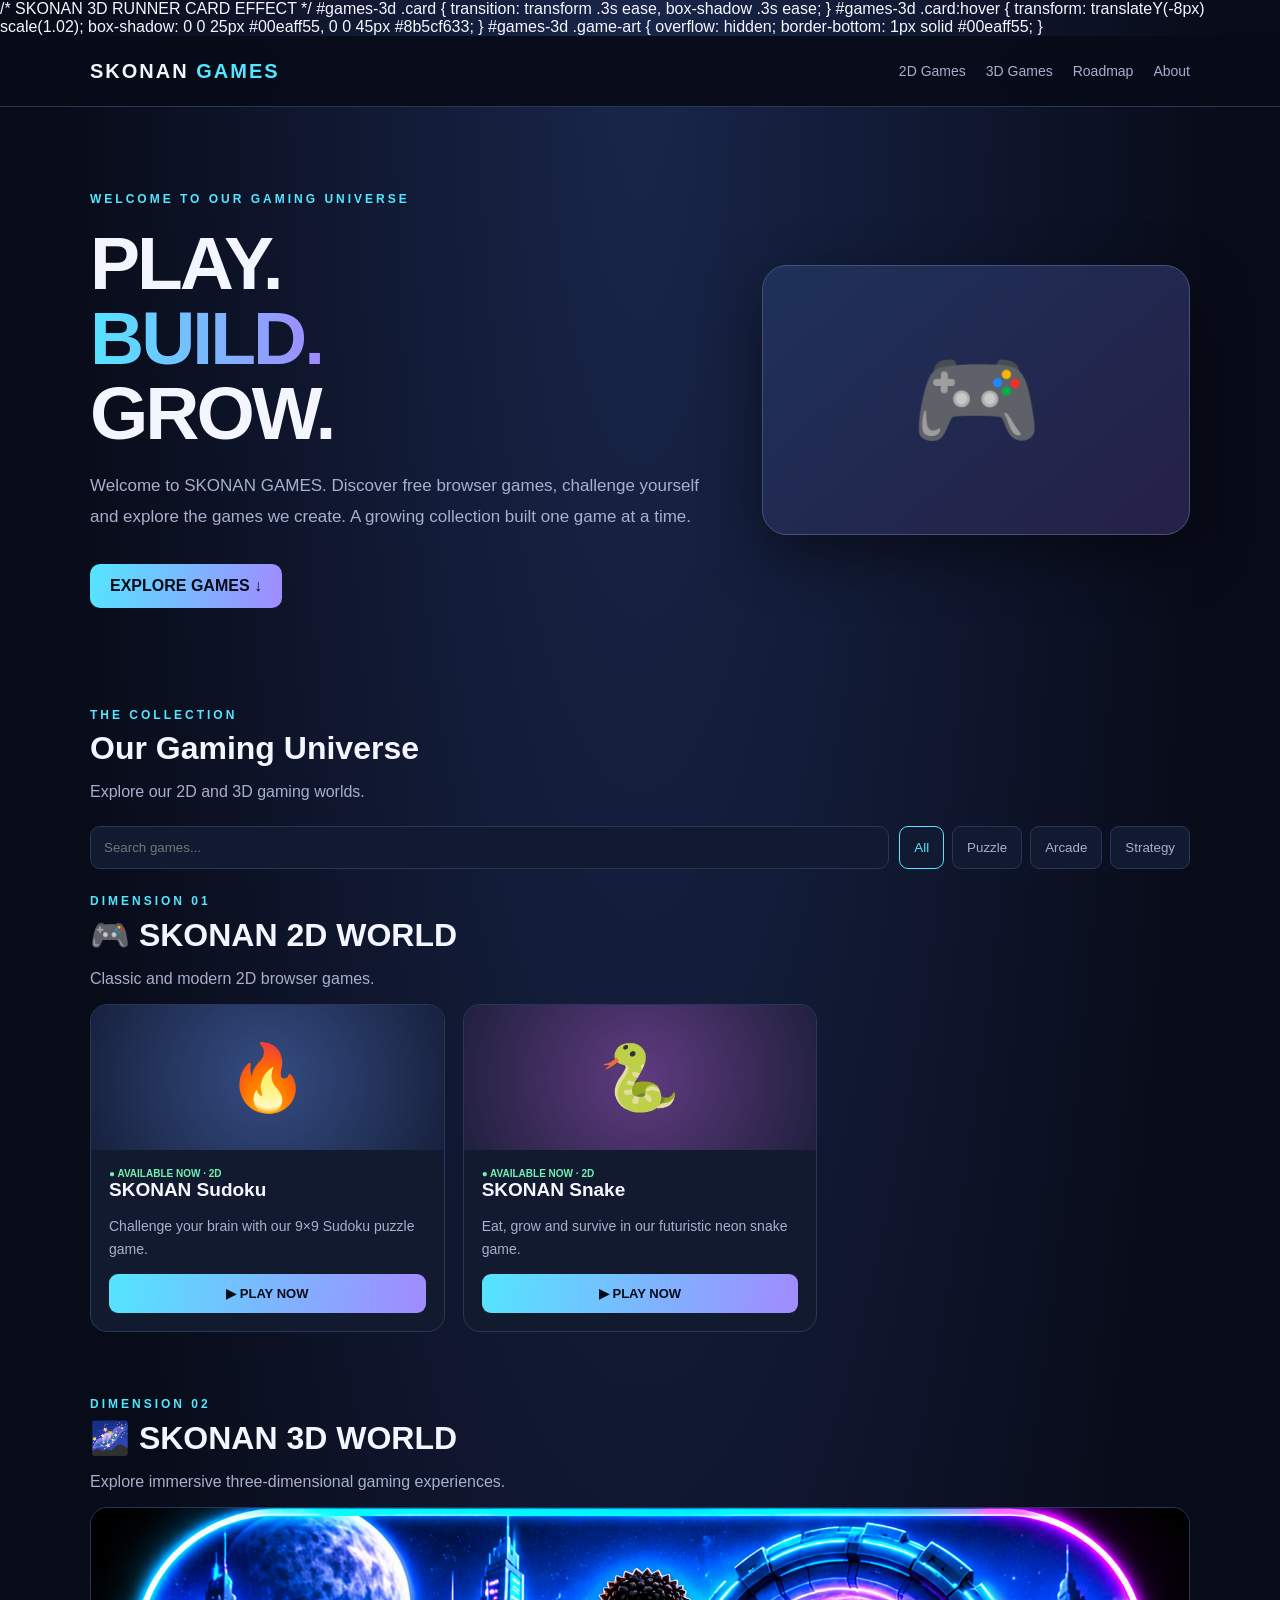
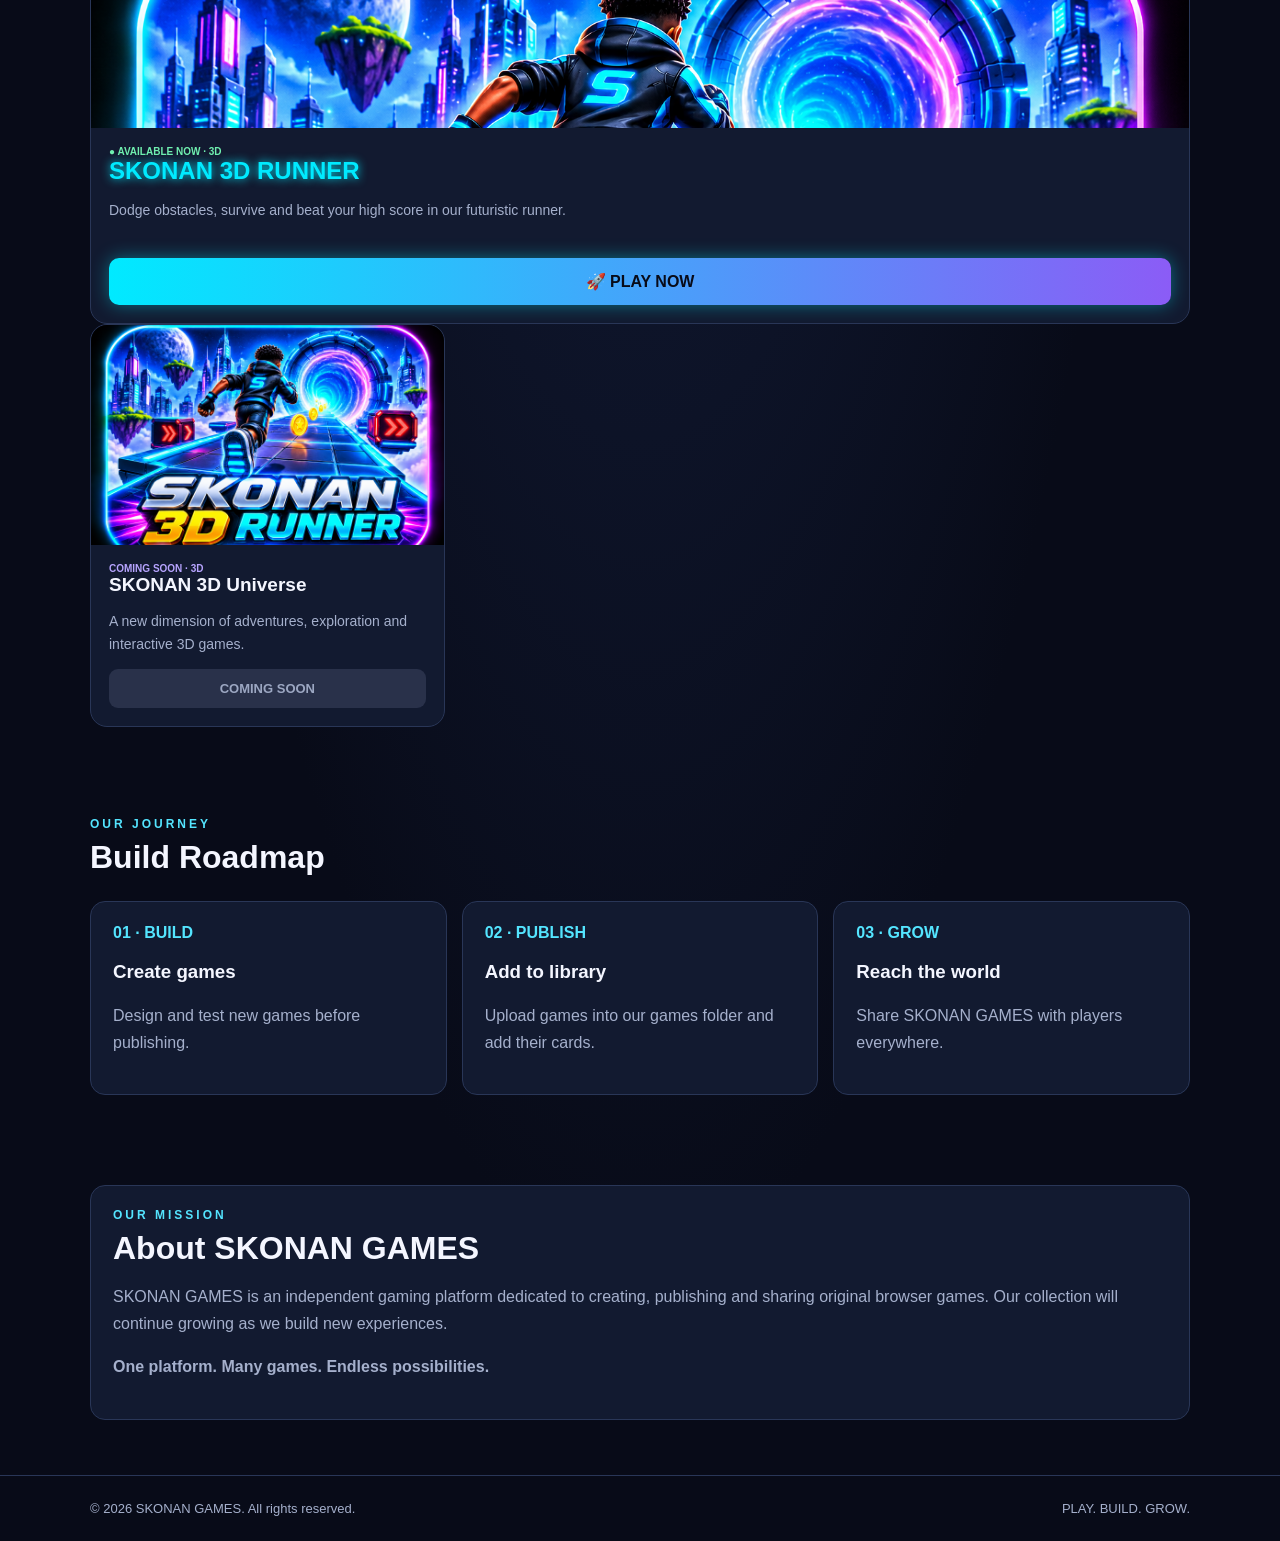
<file: index.html>
<!DOCTYPE html>
<html lang="en">
<head>
<meta charset="UTF-8">
<meta name="viewport" content="width=device-width, initial-scale=1.0">
<meta name="theme-color" content="#080b18">
<meta name="description" content="SKONAN GAMES - Play, Build and Grow. Explore free browser games.">
<meta name="keywords" content="SKONAN GAMES, free games, Sudoku, online games, browser games">
<title>SKONAN GAMES | Play. Build. Grow.</title>
<link rel="icon" type="image/png" href="favicon.png">
<!-- Search engine indexing -->
<meta name="robots" content="index, follow">
<link rel="canonical" href="https://skonanjoney.github.io/skonan-games/">

<!-- Social media sharing: Facebook, WhatsApp, etc. -->
<meta property="og:type" content="website">
<meta property="og:site_name" content="SKONAN GAMES">
<meta property="og:title" content="SKONAN GAMES | Play. Build. Grow.">
<meta property="og:description" content="Discover free browser games, play SKONAN Sudoku and explore new gaming adventures.">
<meta property="og:url" content="https://skonanjoney.github.io/skonan-games/">

<!-- Twitter / X sharing -->
<meta name="twitter:card" content="summary">
<meta name="twitter:title" content="SKONAN GAMES | Play. Build. Grow.">
<meta name="twitter:description" content="Discover free browser games and explore the SKONAN GAMES collection.">

<!-- Structured data for search engines -->
<script type="application/ld+json">
{
  "@context": "https://schema.org",
  "@type": "WebSite",
  "name": "SKONAN GAMES",
  "url": "https://skonanjoney.github.io/skonan-games/",
  "description": "An independent gaming platform featuring free browser games.",
  "inLanguage": "en"
}
</script>
/* SKONAN 3D RUNNER CARD EFFECT */
#games-3d .card {
  transition: transform .3s ease, box-shadow .3s ease;
}

#games-3d .card:hover {
  transform: translateY(-8px) scale(1.02);
  box-shadow: 0 0 25px #00eaff55,
              0 0 45px #8b5cf633;
}

#games-3d .game-art {
  overflow: hidden;
  border-bottom: 1px solid #00eaff55;
}
<style>
:root {
  --bg:#080b18;
  --panel:#121a30;
  --line:#293657;
  --text:#f4f6ff;
  --muted:#a5b0cc;
  --cyan:#54e5ff;
  --purple:#a18aff;
}
* {box-sizing:border-box}
html {scroll-behavior:smooth}
body {
  margin:0;
  background:radial-gradient(ellipse at top,#19264b,#080b18 65%);
  color:var(--text);
  font-family:Arial, sans-serif;
}
a {text-decoration:none;color:inherit}
.wrap {width:min(1100px,92%);margin:auto}
header {
  position:sticky;top:0;z-index:5;
  background:#080b18ed;
  border-bottom:1px solid var(--line);
  backdrop-filter:blur(15px);
}
nav {
  min-height:70px;
  display:flex;align-items:center;
  justify-content:space-between;gap:15px;
}
.logo {font-size:20px;font-weight:900;letter-spacing:2px}
.logo span {color:var(--cyan)}
.links {display:flex;gap:20px;color:var(--muted);font-size:14px}
.links a:hover {color:var(--cyan)}
.hero {
  padding:85px 0 65px;
  display:grid;grid-template-columns:1.2fr .8fr;
  gap:30px;align-items:center;
}
.eyebrow {
  color:var(--cyan);font-size:12px;
  font-weight:bold;letter-spacing:3px;
}
h1 {
  font-size:clamp(43px,7vw,75px);
  line-height:1;margin:20px 0;
  letter-spacing:-3px;
}
h1 span {
  background:linear-gradient(90deg,var(--cyan),var(--purple));
  color:transparent;background-clip:text;
}
.hero p {color:var(--muted);line-height:1.8;font-size:17px}
.btn {
  display:inline-block;padding:13px 20px;
  border-radius:10px;font-weight:bold;
  background:linear-gradient(100deg,var(--cyan),var(--purple));
  color:#080b18;margin-top:15px;
}
.art {
  min-height:270px;display:grid;place-items:center;
  border:1px solid #43517b;border-radius:25px;
  background:linear-gradient(140deg,#1e3159,#252047);
  box-shadow:0 20px 60px #0007;
  font-size:105px;
}
section {padding:35px 0 55px}
h2 {font-size:32px;margin:8px 0}
.muted {color:var(--muted)}
.tools {display:flex;gap:10px;flex-wrap:wrap;margin:25px 0}
input {
  flex:1;min-width:200px;padding:13px;
  border:1px solid var(--line);border-radius:10px;
  background:#111a30;color:white;outline:none;
}
input:focus {border-color:var(--cyan)}
.filters {display:flex;gap:8px;flex-wrap:wrap}
.filters button {
  padding:11px 14px;border:1px solid var(--line);
  border-radius:9px;background:#111a30;
  color:var(--muted);cursor:pointer;
}
.filters button.active {
  color:var(--cyan);border-color:var(--cyan);
}
.grid {
  display:grid;grid-template-columns:repeat(3,1fr);
  gap:18px;
}
.card {
  overflow:hidden;background:var(--panel);
  border:1px solid var(--line);
  border-radius:17px;transition:.2s;
}
.card:hover {transform:translateY(-5px);border-color:var(--cyan)}
.game-art {
  height:145px;display:grid;place-items:center;
  font-size:65px;
  background:radial-gradient(circle,#354d83,#17213e);
}
.card:nth-child(2) .game-art {background:radial-gradient(circle,#603b80,#20203e)}
.card:nth-child(3) .game-art {background:radial-gradient(circle,#286b6c,#142e40)}
.card-body {padding:18px}
.card h3 {margin:0;font-size:19px}
.card p {color:var(--muted);font-size:14px;line-height:1.6;min-height:45px}
.status {color:#70f0b0;font-size:10px;font-weight:bold}
.soon {color:#b7a4ff}
.play {
  display:block;text-align:center;
  padding:12px;border-radius:9px;
  background:linear-gradient(100deg,var(--cyan),var(--purple));
  color:#080b18;font-weight:bold;font-size:13px;
}
.disabled {background:#29314a;color:#9ca7c2}
.roadmap {
  display:grid;grid-template-columns:repeat(3,1fr);
  gap:15px;margin-top:25px;
}
.step,.about {
  padding:22px;border:1px solid var(--line);
  border-radius:15px;background:#121a30;
}
.step b {color:var(--cyan)}
.step p,.about p {color:var(--muted);line-height:1.7}
footer {
  padding:25px 0;border-top:1px solid var(--line);
  color:var(--muted);font-size:13px;
}
footer .wrap {display:flex;justify-content:space-between;gap:10px;flex-wrap:wrap}
#empty {display:none;text-align:center;padding:25px;color:var(--muted)}
@media(max-width:750px) {
  .hero {grid-template-columns:1fr;padding:55px 0}
  .grid {grid-template-columns:repeat(2,1fr)}
  .roadmap {grid-template-columns:1fr}
}
@media(max-width:520px) {
  .grid {grid-template-columns:1fr}
  .links {gap:10px;font-size:12px}
  .logo {font-size:15px}
}
</style>
</head>

<body>

<header>
  <div class="wrap">
    <nav>
      <a class="logo" href="#">SKONAN <span>GAMES</span></a>
      <div class="links">
  <a href="#games-2d">2D Games</a>
  <a href="#games-3d">3D Games</a>
  <a href="#roadmap">Roadmap</a>
  <a href="#about">About</a>
</div>
    </nav>
  </div>
</header>

<main>
<div class="wrap">

  <div class="hero">
    <div>
      <div class="eyebrow">WELCOME TO OUR GAMING UNIVERSE</div>
      <h1>PLAY.<br><span>BUILD.</span><br>GROW.</h1>
      <p>
        Welcome to SKONAN GAMES. Discover free browser games,
        challenge yourself and explore the games we create.
        A growing collection built one game at a time.
      </p>
      <a class="btn" href="#games">EXPLORE GAMES ↓</a>
    </div>
    <div class="art">🎮</div>
  </div>

  
<section id="games">
  <div class="eyebrow">THE COLLECTION</div>
  <h2>Our Gaming Universe</h2>
  <p class="muted">Explore our 2D and 3D gaming worlds.</p>

  <div class="tools">
    <input id="search" type="search" placeholder="Search games...">
    <div class="filters">
      <button class="active" data-filter="all">All</button>
      <button data-filter="puzzle">Puzzle</button>
      <button data-filter="arcade">Arcade</button>
      <button data-filter="strategy">Strategy</button>
    </div>
  </div>

  <!-- 2D GAMING WORLD -->
  <div id="games-2d">
    <div class="eyebrow">DIMENSION 01</div>
    <h2>🎮 SKONAN 2D WORLD</h2>
    <p class="muted">Classic and modern 2D browser games.</p>

    <div class="grid">

      <article class="card" data-name="skonan sudoku" data-category="puzzle">
        <div class="game-art">🔥</div>
        <div class="card-body">
          <div class="status">● AVAILABLE NOW · 2D</div>
          <h3>SKONAN Sudoku</h3>
          <p>Challenge your brain with our 9×9 Sudoku puzzle game.</p>
          <a class="play" href="games/SKONAN_SUDOKU.html">▶ PLAY NOW</a>
        </div>
      </article>

      <article class="card" data-name="skonan snake" data-category="arcade">
        <div class="game-art">🐍</div>
        <div class="card-body">
          <div class="status">● AVAILABLE NOW · 2D</div>
          <h3>SKONAN Snake</h3>
          <p>Eat, grow and survive in our futuristic neon snake game.</p>
          <a class="play" href="games/SKONAN_SNAKE.html">▶ PLAY NOW</a>
        </div>
      </article>

    </div>
  </div>

  <!-- 3D GAMING WORLD -->
  <div id="games-3d" style="margin-top:65px">
    <div class="eyebrow">DIMENSION 02</div>
    <h2>🌌 SKONAN 3D WORLD</h2>
    <p class="muted">Explore immersive three-dimensional gaming experiences.</p>
<article class="card" data-name="skonan 3d runner" data-category="arcade">
  <div class="game-art" style="
  height:220px;
  overflow:hidden;
  padding:0;
">
  <img src="images/skonan-3d-runner.png"
       alt="SKONAN 3D Runner"
       style="width:100%;height:100%;object-fit:cover;">
</div>
  <div class="card-body">
    <div class="status">● AVAILABLE NOW · 3D</div>
    <h3 style="font-size:24px;color:#00eaff;text-shadow:0 0 10px #00eaff;">
  SKONAN 3D RUNNER
</h3>
    <p>Dodge obstacles, survive and beat your high score in our futuristic runner.</p>
    <a class="play" href="games/SKONAN_3D_RUNNER.html" style="
  display:block;
  text-align:center;
  font-size:16px;
  padding:14px;
  border-radius:10px;
  background:linear-gradient(90deg,#00eaff,#8b5cf6);
  color:#080b18;
  font-weight:bold;
  box-shadow:0 0 18px #00eaff66;
">
  🚀 PLAY NOW
</a>
  </div>
</article>
    <div class="grid">
      <article class="card" data-name="skonan 3d world" data-category="strategy">
       <div class="game-art" style="
  height:220px;
  overflow:hidden;
  padding:0;
">
  <img
    src="images/skonan-3d-runner.png"
    alt="SKONAN 3D Runner"
    style="width:100%;height:100%;object-fit:cover;"
  >
</div>
        <div class="card-body">
          <div class="status soon">COMING SOON · 3D</div>
          <h3>SKONAN 3D Universe</h3>
          <p>A new dimension of adventures, exploration and interactive 3D games.</p>
          <span class="play disabled">COMING SOON</span>
        </div>
      </article>
    </div>
  </div>

  <div id="empty">No matching games found.</div>
</section>

  <section id="roadmap">
    <div class="eyebrow">OUR JOURNEY</div>
    <h2>Build Roadmap</h2>
    <div class="roadmap">
      <div class="step">
        <b>01 · BUILD</b>
        <h3>Create games</h3>
        <p>Design and test new games before publishing.</p>
      </div>
      <div class="step">
        <b>02 · PUBLISH</b>
        <h3>Add to library</h3>
        <p>Upload games into our games folder and add their cards.</p>
      </div>
      <div class="step">
        <b>03 · GROW</b>
        <h3>Reach the world</h3>
        <p>Share SKONAN GAMES with players everywhere.</p>
      </div>
    </div>
  </section>

  <section id="about">
    <div class="about">
      <div class="eyebrow">OUR MISSION</div>
      <h2>About SKONAN GAMES</h2>
      <p>
        SKONAN GAMES is an independent gaming platform
        dedicated to creating, publishing and sharing
        original browser games. Our collection will continue
        growing as we build new experiences.
      </p>
      <p><strong>One platform. Many games. Endless possibilities.</strong></p>
    </div>
  </section>

</div>
</main>

<footer>
  <div class="wrap">
    <span>© 2026 SKONAN GAMES. All rights reserved.</span>
    <span>PLAY. BUILD. GROW.</span>
  </div>
</footer>

<script>
const search = document.getElementById("search");
const cards = [...document.querySelectorAll(".card")];
const buttons = [...document.querySelectorAll(".filters button")];
const empty = document.getElementById("empty");
let category = "all";

function filterGames() {
  const term = search.value.toLowerCase().trim();
  let count = 0;

  cards.forEach(card => {
    const nameMatch = card.dataset.name.includes(term);
    const categoryMatch =
      category === "all" || card.dataset.category === category;

    const visible = nameMatch && categoryMatch;
    card.style.display = visible ? "" : "none";
    if (visible) count++;
  });

  empty.style.display = count ? "none" : "block";
}

search.addEventListener("input", filterGames);

buttons.forEach(button => {
  button.addEventListener("click", () => {
    category = button.dataset.filter;
    buttons.forEach(b => b.classList.toggle("active", b === button));
    filterGames();
  });
});
</script>

</body>
</html>
</file>
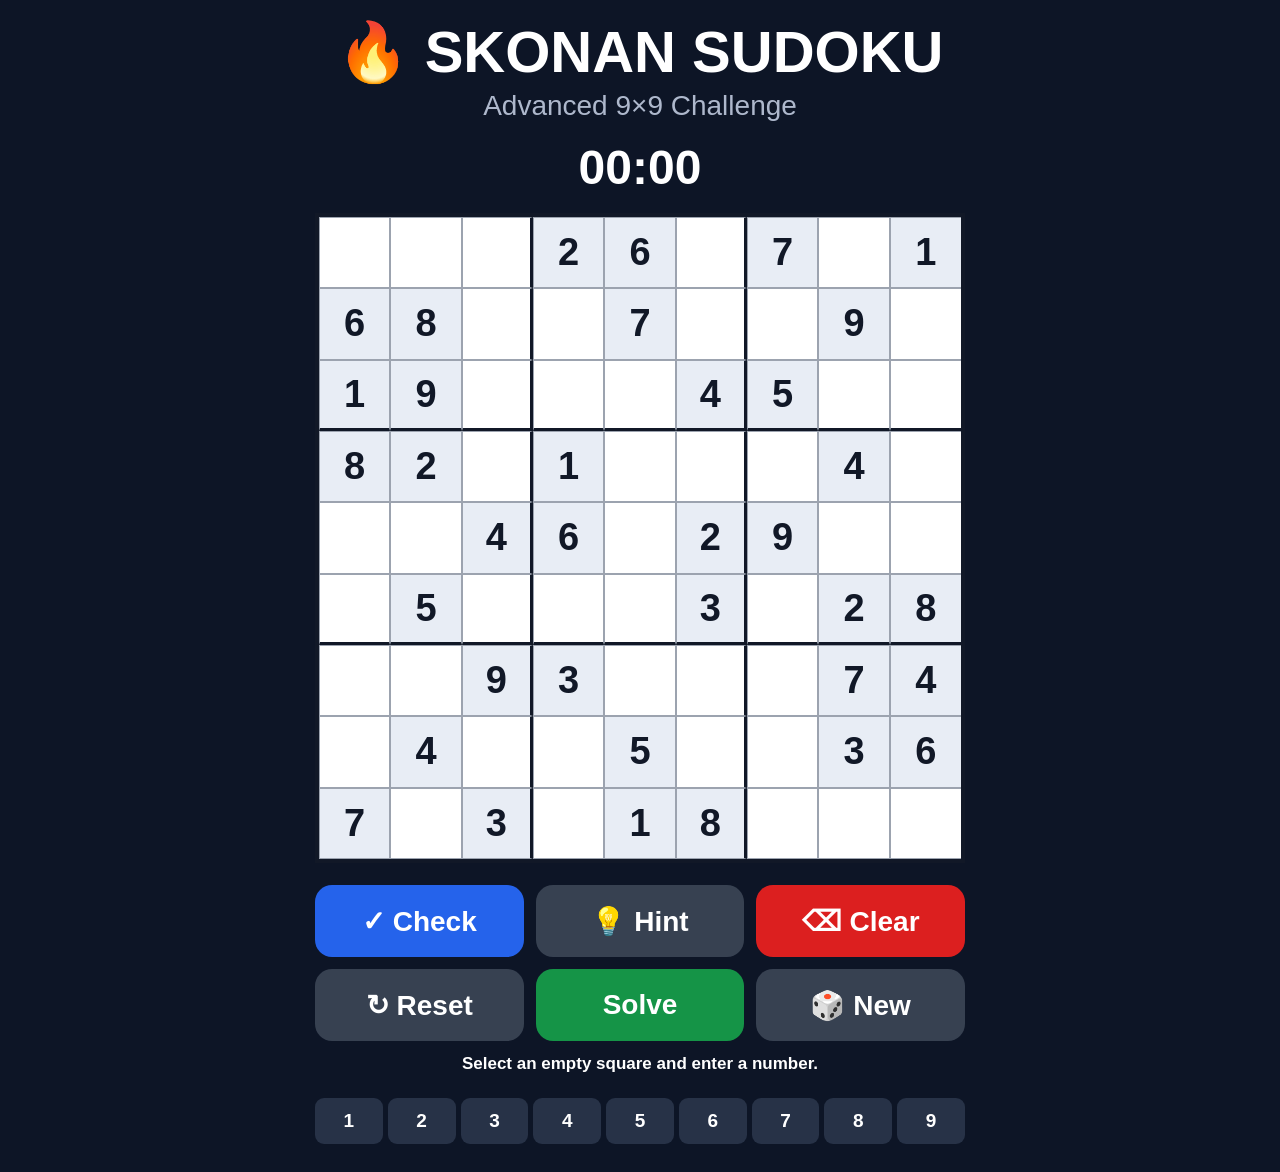
<file: skonan-sudoku.html>
<!DOCTYPE html>
<html lang="en">
<head>
<meta charset="UTF-8">
<meta name="viewport" content="width=device-width,initial-scale=1,maximum-scale=1,user-scalable=no">
<title>🔥 SKONAN SUDOKU</title>
<style>
*{box-sizing:border-box}body{margin:0;background:#0d1526;color:#fff;font-family:Arial,sans-serif;min-height:100vh;display:flex;justify-content:center;padding:14px 10px 28px}.app{width:min(760px,100%);text-align:center}h1{font-size:clamp(34px,8vw,58px);margin:4px 0}.subtitle{color:#aeb8cc;font-size:clamp(17px,4.5vw,28px);margin-bottom:18px}#timer{font-size:clamp(30px,7vw,48px);font-weight:800;margin-bottom:18px}.board{width:min(92vw,650px);aspect-ratio:1;margin:0 auto 22px;display:grid;grid-template-columns:repeat(9,1fr);grid-template-rows:repeat(9,1fr);background:#111827;border:4px solid #111827;overflow:hidden}.cell{min-width:0;min-height:0;border:1px solid #9ca3af;background:#fff;color:#111827;display:flex;align-items:center;justify-content:center;font-size:clamp(19px,5.3vw,38px);font-weight:700;cursor:pointer;user-select:none;-webkit-tap-highlight-color:transparent}.cell:nth-child(3n){border-right:3px solid #111827}.cell:nth-child(9n){border-right:0}.cell:nth-child(n+19):nth-child(-n+27),.cell:nth-child(n+46):nth-child(-n+54){border-bottom:3px solid #111827}.cell.given{background:#e8edf5;cursor:default}.cell.selected{background:#dbeafe;outline:3px solid #2563eb;outline-offset:-3px}.controls{display:grid;grid-template-columns:repeat(3,1fr);gap:12px;width:min(92vw,650px);margin:auto}button{border:0;border-radius:17px;min-height:72px;padding:8px;color:#fff;font-size:clamp(18px,4.8vw,28px);font-weight:800;cursor:pointer;touch-action:manipulation}button:active{transform:scale(.97)}.check{background:#2563eb}.hint{background:#374151}.clear{background:#dc1f1f}.reset{background:#374151}.solve{background:#159447}.new{background:#374151}.message{min-height:34px;margin:13px auto 0;font-size:17px;font-weight:700}.numpad{width:min(92vw,650px);margin:10px auto 0;display:grid;grid-template-columns:repeat(9,1fr);gap:5px}.numpad button{min-height:46px;border-radius:9px;background:#273247;font-size:19px}@media(max-width:430px){.controls{gap:8px}.controls button{min-height:64px;border-radius:14px}.numpad{gap:3px}.numpad button{min-height:43px}}
</style>
</head>
<body>
<div class="app">
<h1>🔥 SKONAN SUDOKU</h1>
<div class="subtitle">Advanced 9×9 Challenge</div>
<div id="timer">00:00</div>
<div id="board" class="board" aria-label="Sudoku board"></div>
<div class="controls">
<button class="check" onclick="checkPuzzle()">✓ Check</button>
<button class="hint" onclick="giveHint()">💡 Hint</button>
<button class="clear" onclick="clearInputs()">⌫ Clear</button>
<button class="reset" onclick="resetPuzzle()">↻ Reset</button>
<button class="solve" onclick="solvePuzzle()">Solve</button>
<button class="new" onclick="newPuzzle()">🎲 New</button>
</div>
<div id="message" class="message"></div>
<div class="numpad">
<button onclick="enterNumber(1)">1</button><button onclick="enterNumber(2)">2</button><button onclick="enterNumber(3)">3</button><button onclick="enterNumber(4)">4</button><button onclick="enterNumber(5)">5</button><button onclick="enterNumber(6)">6</button><button onclick="enterNumber(7)">7</button><button onclick="enterNumber(8)">8</button><button onclick="enterNumber(9)">9</button>
</div>
</div>
<script>
'use strict';
const puzzles=[
["530070000","600195000","098000060","800060003","400803001","700020006","060000280","000419005","000080079"],
["000260701","680070090","190004500","820100040","004602900","050003028","009300074","040050036","703018000"],
["200080300","060070084","030500209","000105408","000000000","402706000","301007040","720040060","004010003"]
];
let puzzle=[],solution=[],grid=[],selected=-1,seconds=0,timerId=null;
function parse(rows){return rows.join('').split('').map(Number)}
function valid(g,pos,n){let r=Math.floor(pos/9),c=pos%9;for(let x=0;x<9;x++){if(x!==c&&g[r*9+x]===n)return false;if(x!==r&&g[x*9+c]===n)return false}let br=Math.floor(r/3)*3,bc=Math.floor(c/3)*3;for(let y=br;y<br+3;y++)for(let x=bc;x<bc+3;x++){let i=y*9+x;if(i!==pos&&g[i]===n)return false}return true}
function solve(g){let best=-1,cand=null;for(let i=0;i<81;i++){if(g[i])continue;let a=[];for(let n=1;n<=9;n++)if(valid(g,i,n))a.push(n);if(!a.length)return false;if(best<0||a.length<cand.length){best=i;cand=a;if(a.length===1)break}}if(best<0)return true;for(const n of cand){g[best]=n;if(solve(g))return true}g[best]=0;return false}
function load(){puzzle=parse(puzzles[Math.floor(Math.random()*puzzles.length)]);solution=puzzle.slice();solve(solution);grid=puzzle.slice();selected=-1;seconds=0;stopTimer();updateTimer();render();msg('Select an empty square and enter a number.')}
function render(){const b=document.getElementById('board');b.innerHTML='';for(let i=0;i<81;i++){const e=document.createElement('div');e.className='cell'+(puzzle[i]?' given':'')+(i===selected?' selected':'');if(grid[i])e.textContent=grid[i];e.onclick=()=>select(i);b.appendChild(e)}}
function select(i){if(puzzle[i])return;selected=i;if(!timerId)startTimer();render()}
function enterNumber(n){if(selected<0){msg('First select an empty square.');return}if(puzzle[selected])return;grid[selected]=n;if(!timerId)startTimer();render();msg('')}
function checkPuzzle(){let wrong=0,empty=0;for(let i=0;i<81;i++){if(puzzle[i])continue;if(!grid[i])empty++;else if(grid[i]!==solution[i])wrong++}if(wrong)msg('❌ '+wrong+' incorrect number'+(wrong===1?'':'s')+'.');else if(empty)msg('✓ Correct so far. '+empty+' square'+(empty===1?'':'s')+' remain.');else{stopTimer();msg('🎉 Congratulations! Solved in '+format(seconds)+'!')}}
function giveHint(){let a=[];for(let i=0;i<81;i++)if(!puzzle[i]&&grid[i]!==solution[i])a.push(i);if(!a.length){msg('The puzzle is already complete!');return}let i=(selected>=0&&a.includes(selected))?selected:a[Math.floor(Math.random()*a.length)];selected=i;grid[i]=solution[i];if(!timerId)startTimer();render();msg('💡 Hint: a correct number was filled in.')}
function clearInputs(){for(let i=0;i<81;i++)if(!puzzle[i])grid[i]=0;selected=-1;render();msg('Your entries have been cleared.')}
function resetPuzzle(){grid=puzzle.slice();selected=-1;seconds=0;stopTimer();updateTimer();render();msg('Puzzle reset.')}
function solvePuzzle(){grid=solution.slice();stopTimer();render();msg('✓ Puzzle solved.')}
function newPuzzle(){load()}
function startTimer(){timerId=setInterval(()=>{seconds++;updateTimer()},1000)}
function stopTimer(){if(timerId){clearInterval(timerId);timerId=null}}
function format(s){return String(Math.floor(s/60)).padStart(2,'0')+':'+String(s%60).padStart(2,'0')}
function updateTimer(){document.getElementById('timer').textContent=format(seconds)}
function msg(t){document.getElementById('message').textContent=t}
document.addEventListener('keydown',e=>{if(selected<0)return;if(e.key>='1'&&e.key<='9')enterNumber(+e.key);else if(e.key==='Backspace'||e.key==='Delete'||e.key==='0'){grid[selected]=0;render()}});
load();
</script>
</body>
</html>
</file>
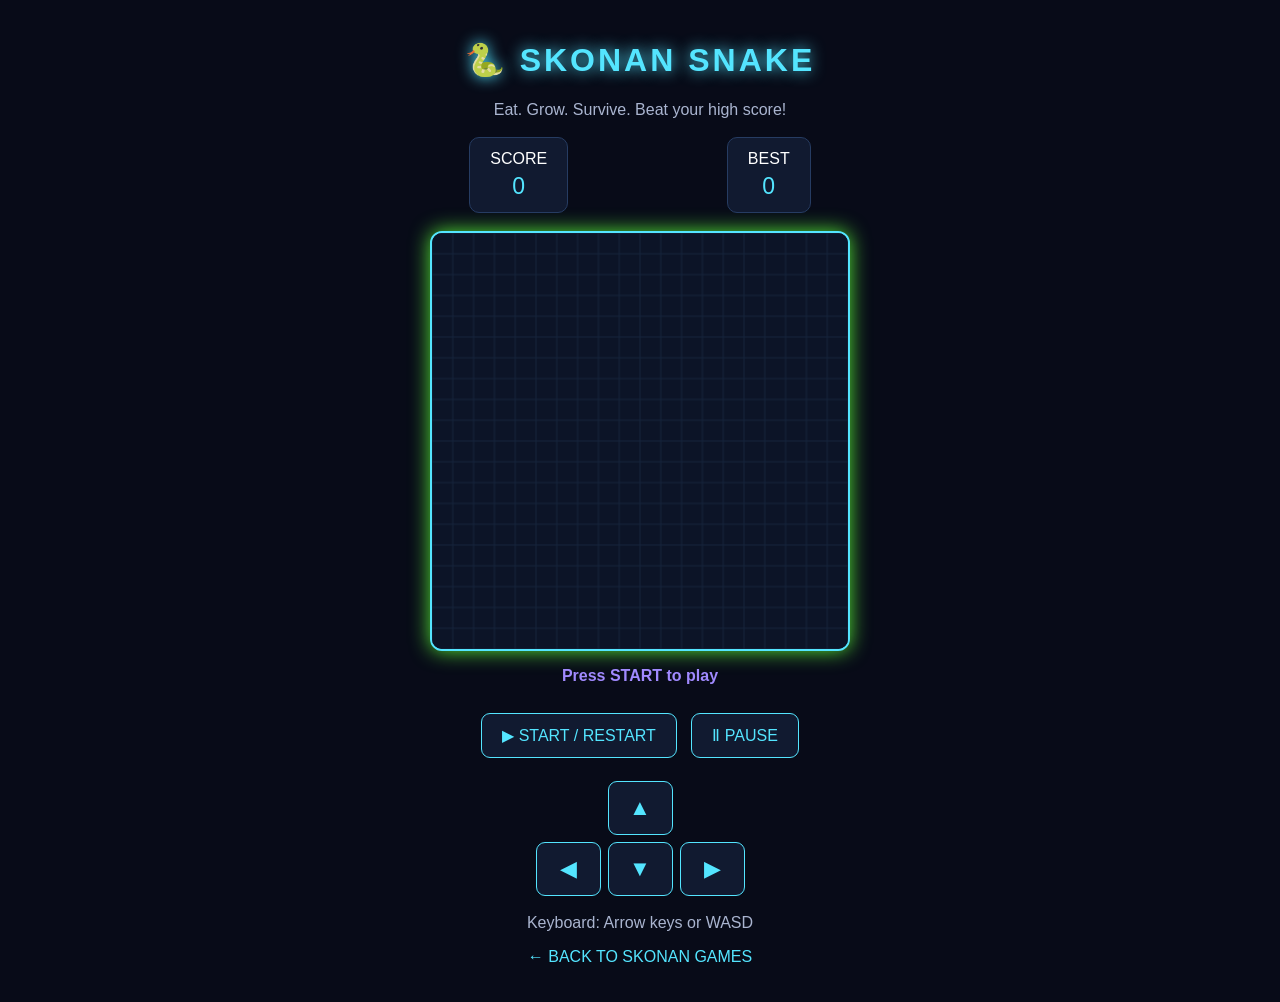
<file: SKONAN_SNAKE.html>
<!DOCTYPE html>
<html lang="en">
<head>
<meta charset="UTF-8">
<meta name="viewport" content="width=device-width, initial-scale=1.0">
<meta name="theme-color" content="#080b18">
<title>SKONAN SNAKE | SKONAN GAMES</title>
<style>
*{box-sizing:border-box}
body{
 margin:0;min-height:100vh;background:#080b18;color:#fff;
 font-family:Arial,sans-serif;text-align:center;
 display:flex;justify-content:center;align-items:center;
 padding:20px;
}
.game{width:100%;max-width:500px}
h1{color:#54e5ff;text-shadow:0 0 15px #54e5ff;letter-spacing:3px}
p{color:#aab5d0}
.stats{display:flex;justify-content:space-around;margin:18px 0}
.stat{background:#111a30;padding:12px 20px;border:1px solid #263c62;border-radius:10px}
.stat span{display:block;color:#54e5ff;font-size:23px;margin-top:5px}
canvas{
 width:100%;max-width:420px;aspect-ratio:1;
 background:#0c1427;border:2px solid #54e5ff;
 border-radius:12px;box-shadow:0 0 20px #54e533;
 display:block;margin:auto;touch-action:none;
}
button{
 background:#111a30;color:#54e5ff;border:1px solid #54e5ff;
 padding:12px 20px;border-radius:9px;font-size:16px;
 cursor:pointer;margin:5px;
}
button:hover{background:#54e5ff;color:#080b18}
.controls{
 display:grid;grid-template-columns:repeat(3,65px);
 justify-content:center;gap:7px;margin:18px auto;
}
.controls button{margin:0;padding:13px;font-size:22px}
#message{min-height:25px;color:#a18aff;font-weight:bold}
a{color:#54e5ff;text-decoration:none}
</style>
</head>
<body>
<main class="game">
<h1>🐍 SKONAN SNAKE</h1>
<p>Eat. Grow. Survive. Beat your high score!</p>

<div class="stats">
 <div class="stat">SCORE<span id="score">0</span></div>
 <div class="stat">BEST<span id="best">0</span></div>
</div>

<canvas id="board" width="400" height="400"></canvas>

<p id="message">Press START to play</p>
<button onclick="startGame()">▶ START / RESTART</button>
<button onclick="pauseGame()">Ⅱ PAUSE</button>

<div class="controls">
 <span></span>
 <button onclick="changeDirection('up')">▲</button>
 <span></span>
 <button onclick="changeDirection('left')">◀</button>
 <button onclick="changeDirection('down')">▼</button>
 <button onclick="changeDirection('right')">▶</button>
</div>

<p>Keyboard: Arrow keys or WASD</p>
<p><a href="../index.html">← BACK TO SKONAN GAMES</a></p>
</main>

<script>
const canvas=document.getElementById("board");
const ctx=canvas.getContext("2d");
const scoreEl=document.getElementById("score");
const bestEl=document.getElementById("best");
const message=document.getElementById("message");

const size=20;
const cells=20;
let snake,food,direction,nextDirection,score;
let timer=null;
let running=false;
let paused=false;

let best=Number(localStorage.getItem("skonanSnakeBest"))||0;
bestEl.textContent=best;

function randomFood(){
 let point;
 do{
  point={
   x:Math.floor(Math.random()*cells),
   y:Math.floor(Math.random()*cells)
  };
 }while(snake.some(s=>s.x===point.x&&s.y===point.y));
 return point;
}

function startGame(){
 clearInterval(timer);
 snake=[
  {x:10,y:10},
  {x:9,y:10},
  {x:8,y:10}
 ];
 direction="right";
 nextDirection="right";
 score=0;
 food=randomFood();
 running=true;
 paused=false;
 scoreEl.textContent=score;
 message.textContent="Game started! Good luck!";
 draw();
 timer=setInterval(update,150);
}

function pauseGame(){
 if(!running)return;
 paused=!paused;
 message.textContent=paused?"Game paused":"Game resumed";
 if(paused){
  clearInterval(timer);
 }else{
  timer=setInterval(update,Math.max(65,150-score));
 }
}

function changeDirection(d){
 const opposite={
  up:"down",down:"up",
  left:"right",right:"left"
 };
 if(d!==opposite[direction]){
  nextDirection=d;
 }
}

document.addEventListener("keydown",e=>{
 const keys={
  ArrowUp:"up",w:"up",W:"up",
  ArrowDown:"down",s:"down",S:"down",
  ArrowLeft:"left",a:"left",A:"left",
  ArrowRight:"right",d:"right",D:"right"
 };
 if(keys[e.key]){
  e.preventDefault();
  changeDirection(keys[e.key]);
 }
 if(e.key===" "){
  e.preventDefault();
  if(!running)startGame();
  else pauseGame();
 }
});

function update(){
 if(!running||paused)return;

 direction=nextDirection;

 const head={...snake[0]};

 if(direction==="up")head.y--;
 if(direction==="down")head.y++;
 if(direction==="left")head.x--;
 if(direction==="right")head.x++;

 const eating=head.x===food.x&&head.y===food.y;

 if(
  head.x<0||head.x>=cells||
  head.y<0||head.y>=cells||
  snake.slice(0,eating?snake.length:snake.length-1)
    .some(s=>s.x===head.x&&s.y===head.y)
 ){
  gameOver();
  return;
 }

 snake.unshift(head);

 if(eating){
  score+=10;
  scoreEl.textContent=score;
  if(score>best){
   best=score;
   bestEl.textContent=best;
   localStorage.setItem("skonanSnakeBest",best);
  }
  food=randomFood();
  clearInterval(timer);
  timer=setInterval(update,Math.max(65,150-score));
 }else{
  snake.pop();
 }

 draw();
}

function draw(){
 ctx.fillStyle="#0c1427";
 ctx.fillRect(0,0,400,400);

 ctx.strokeStyle="#17243c";
 ctx.lineWidth=1;
 for(let i=0;i<=400;i+=size){
  ctx.beginPath();
  ctx.moveTo(i,0);ctx.lineTo(i,400);ctx.stroke();
  ctx.beginPath();
  ctx.moveTo(0,i);ctx.lineTo(400,i);ctx.stroke();
 }

 ctx.shadowBlur=15;
 ctx.shadowColor="#ff477e";
 ctx.fillStyle="#ff477e";
 ctx.beginPath();
 ctx.arc(food.x*size+10,food.y*size+10,8,0,Math.PI*2);
 ctx.fill();

 snake.forEach((part,index)=>{
  ctx.shadowColor=index===0?"#54e5ff":"#a18aff";
  ctx.shadowBlur=12;
  ctx.fillStyle=index===0?"#54e5ff":"#a18aff";
  ctx.fillRect(part.x*size+2,part.y*size+2,16,16);
 });
 ctx.shadowBlur=0;
}

function gameOver(){
 clearInterval(timer);
 running=false;
 message.textContent="GAME OVER! Final score: "+score;
}

draw();
</script>
</body>
</html>
</file>
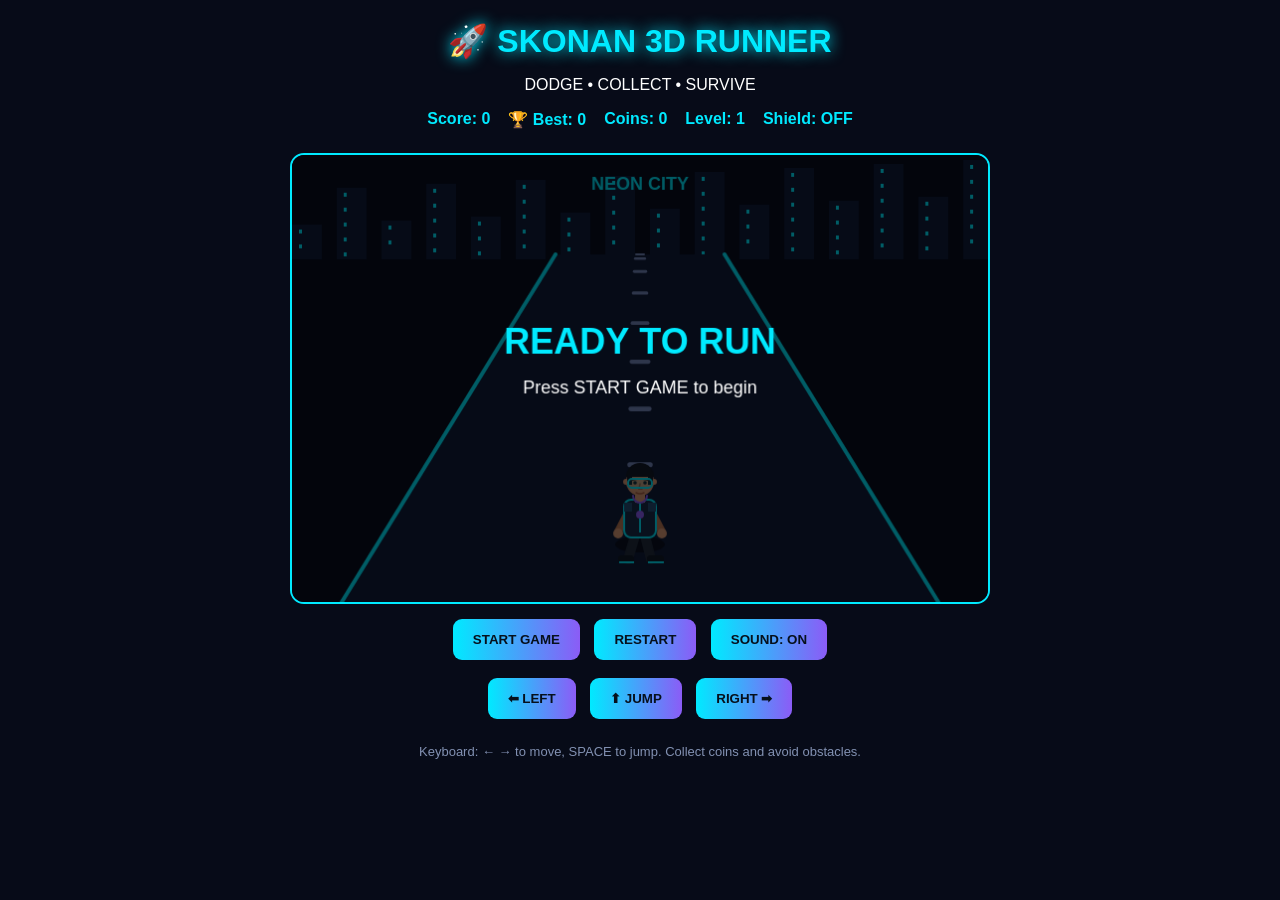
<file: games/SKONAN_3D_RUNNER.html>
<!DOCTYPE html>
<html lang="en">
<head>
<meta charset="UTF-8">
<meta name="viewport" content="width=device-width, initial-scale=1">
<meta name="theme-color" content="#080b18">
<title>SKONAN 3D RUNNER</title>
<style>
*{box-sizing:border-box}
body{margin:0;background:#070b18;color:white;font-family:Arial;text-align:center}
header{padding:14px}
h1{color:#00eaff;text-shadow:0 0 15px #00eaff;margin:8px}
.stats{display:flex;justify-content:center;gap:18px;flex-wrap:wrap;color:#00eaff;font-weight:bold}
canvas{width:min(96vw,700px);height:auto;background:#101a35;border:2px solid #00eaff;border-radius:14px;display:block;margin:10px auto;touch-action:none}
button{padding:13px 20px;margin:5px;border:0;border-radius:9px;background:linear-gradient(90deg,#00eaff,#8b5cf6);font-weight:bold;color:#06101c;cursor:pointer}
.controls{margin:8px}
footer{color:#8291b2;padding:12px;font-size:13px}
</style>
</head>
<body>
<header>
<h1>🚀 SKONAN 3D RUNNER</h1>
<p>DODGE • COLLECT • SURVIVE</p>
<div class="stats">
<span id="score">Score: 0</span>
<span id="highScore">🏆 Best: 0</span>
<span id="coins">Coins: 0</span>
<span id="level">Level: 1</span>
<span id="lives">Shield: OFF</span>
</div>
</header>

<canvas id="game" width="700" height="450"></canvas>

<div>
<button id="start">START GAME</button>
<button id="restart">RESTART</button>
<button id="sound">SOUND: ON</button>
</div>
<div class="controls">
<button id="left">⬅ LEFT</button>
<button id="jump">⬆ JUMP</button>
<button id="right">RIGHT ➡</button>
</div>
<footer>Keyboard: ← → to move, SPACE to jump. Collect coins and avoid obstacles.</footer>

<script>
const canvas=document.getElementById("game");
const ctx=canvas.getContext("2d");
const W=700,H=450;

let player={lane:0,jump:0,vy:0};
let objects=[];
let score=0,coins=0,level=1;
const worlds=[
 {name:"NEON CITY",bg:"#080d1e",road:"#101b3a",light:"#00eaff"},
 {name:"CYBER HIGHWAY",bg:"#071522",road:"#102c42",light:"#00ff99"},
 {name:"LAVA ZONE",bg:"#200909",road:"#401515",light:"#ff642e"},
 {name:"ALIEN WORLD",bg:"#160b2b",road:"#281447",light:"#c084fc"},
 {name:"SPACE STATION",bg:"#050817",road:"#17203b",light:"#ffffff"}
];
let highScore=Number(localStorage.getItem("skonanRunnerHighScore"))||0;
let running=false,over=false;
let shield=0,shieldTimer=0;
let speed=3,spawnTimer=0,frame=0;
let soundOn=true;
let keys={left:false,right:false};
let audio;

const lanes=[-1,0,1];
const $=id=>document.getElementById(id);

function beep(freq=500,duration=.08){
 if(!soundOn)return;
 try{
  audio=audio||new (window.AudioContext||window.webkitAudioContext)();
  const o=audio.createOscillator();
  const g=audio.createGain();
  o.frequency.value=freq;
  g.gain.value=.04;
  o.connect(g);g.connect(audio.destination);
  o.start();o.stop(audio.currentTime+duration);
 }catch(e){}
}

function road(){
 const world=worlds[Math.min(level-1,4)];
 ctx.fillStyle=world.bg;
 ctx.fillRect(0,0,W,H);

 // distant skyline
 for(let i=0;i<18;i++){
  let x=i*45;
  let height=35+(i*37%70);
  ctx.fillStyle=world.road;
  ctx.fillRect(x,105-height,30,height);
  ctx.fillStyle=world.light;
  for(let y=110-height;y<100;y+=15)ctx.fillRect(x+7,y,3,4);
 }

 // perspective road
 ctx.fillStyle=world.road;
 ctx.beginPath();
 ctx.moveTo(265,100);ctx.lineTo(435,100);
 ctx.lineTo(650,450);ctx.lineTo(50,450);
 ctx.closePath();ctx.fill();

 ctx.strokeStyle=world.light;
 ctx.lineWidth=4;
 ctx.beginPath();
 ctx.moveTo(265,100);ctx.lineTo(50,450);
 ctx.moveTo(435,100);ctx.lineTo(650,450);
 ctx.stroke();

 // moving lane markings
 for(let i=0;i<9;i++){
  let t=(i/9+(frame*speed/1300))%1;
  let y=100+t*t*350;
  let width=2+t*4;
  let center=350;
  ctx.strokeStyle="#7388bb";
  ctx.lineWidth=width;
  ctx.beginPath();
  ctx.moveTo(center-width*2,y);
  ctx.lineTo(center+width*2,y);
  ctx.stroke();
 }
 // Current world name
 ctx.textAlign="center";
 ctx.fillStyle=world.light;
 ctx.font="bold 18px Arial";
 ctx.fillText(world.name,350,35);
}

function laneX(lane,y){
 let t=(y-100)/350;
 return 350+lane*(25+t*95);
}
function drawPlayer(){
 let x=laneX(player.lane,365);
 let y=365-player.jump;

 // Running animation
 let swing=Math.sin(frame*.22)*8;
 let armSwing=Math.sin(frame*.22)*10;

 // Ground shadow
 ctx.fillStyle="rgba(0,0,0,.45)";
 ctx.beginPath();
 ctx.ellipse(x,392,25,8,0,0,Math.PI*2);
 ctx.fill();

 // Back leg
 ctx.strokeStyle="#202b3d";
 ctx.lineWidth=10;
 ctx.lineCap="round";
 ctx.beginPath();
 ctx.moveTo(x+5,y+18);
 ctx.lineTo(x+11-swing,y+42);
 ctx.stroke();

 // Front leg
 ctx.beginPath();
 ctx.moveTo(x-5,y+18);
 ctx.lineTo(x-12+swing,y+42);
 ctx.stroke();

 // Shoes
 ctx.fillStyle="#101827";
 ctx.beginPath();
 ctx.roundRect(x-22+swing,y+38,16,7,4);
 ctx.roundRect(x+7-swing,y+38,17,7,4);
 ctx.fill();

 // Shoe neon soles
 ctx.fillStyle="#00eaff";
 ctx.fillRect(x-21+swing,y+44,15,2);
 ctx.fillRect(x+8-swing,y+44,16,2);

 // Back arm
 ctx.strokeStyle="#b97855";
 ctx.lineWidth=8;
 ctx.beginPath();
 ctx.moveTo(x+12,y-5);
 ctx.lineTo(x+22-armSwing,y+14);
 ctx.stroke();

 // Front arm
 ctx.beginPath();
 ctx.moveTo(x-12,y-5);
 ctx.lineTo(x-22+armSwing,y+14);
 ctx.stroke();

 // Hands
 ctx.fillStyle="#d99a76";
 ctx.beginPath();
 ctx.arc(x+22-armSwing,y+16,5,0,Math.PI*2);
 ctx.arc(x-22+armSwing,y+16,5,0,Math.PI*2);
 ctx.fill();

 // Torso / jacket
 ctx.fillStyle="#172b48";
 ctx.beginPath();
 ctx.roundRect(x-16,y-18,32,38,7);
 ctx.fill();

 // Jacket outline
 ctx.strokeStyle="#00eaff";
 ctx.lineWidth=2;
 ctx.stroke();

 // Jacket center zipper
 ctx.fillStyle="#00eaff";
 ctx.fillRect(x-1,y-16,2,31);

 // Shoulder panels
 ctx.fillStyle="#244c73";
 ctx.fillRect(x-16,y-15,8,9);
 ctx.fillRect(x+8,y-15,8,9);

 // Chest emblem
 ctx.fillStyle="#8b5cf6";
 ctx.beginPath();
 ctx.arc(x,y-3,4,0,Math.PI*2);
 ctx.fill();

 // Neck
 ctx.fillStyle="#d99a76";
 ctx.fillRect(x-5,y-25,10,10);

 // Head
 ctx.fillStyle="#d99a76";
 ctx.beginPath();
 ctx.arc(x,y-36,14,0,Math.PI*2);
 ctx.fill();

 // Ears
 ctx.beginPath();
 ctx.arc(x-14,y-36,3,0,Math.PI*2);
 ctx.arc(x+14,y-36,3,0,Math.PI*2);
 ctx.fill();

 // Hair
 ctx.fillStyle="#111827";
 ctx.beginPath();
 ctx.arc(x,y-41,14,Math.PI,Math.PI*2);
 ctx.fill();

 // Hair sides
 ctx.fillRect(x-13,y-43,5,10);
 ctx.fillRect(x+8,y-43,5,10);

 // Eyebrows
 ctx.strokeStyle="#542f25";
 ctx.lineWidth=2;
 ctx.beginPath();
 ctx.moveTo(x-8,y-38);
 ctx.lineTo(x-3,y-39);
 ctx.moveTo(x+3,y-39);
 ctx.lineTo(x+8,y-38);
 ctx.stroke();

 // Eyes
 ctx.fillStyle="#111827";
 ctx.beginPath();
 ctx.arc(x-5,y-35,1.8,0,Math.PI*2);
 ctx.arc(x+5,y-35,1.8,0,Math.PI*2);
 ctx.fill();

 // Nose
 ctx.strokeStyle="#a65f45";
 ctx.lineWidth=1.5;
 ctx.beginPath();
 ctx.moveTo(x,y-34);
 ctx.lineTo(x-1,y-29);
 ctx.lineTo(x+2,y-29);
 ctx.stroke();

 // Mouth
 ctx.beginPath();
 ctx.moveTo(x-4,y-25);
 ctx.quadraticCurveTo(x,y-23,x+4,y-25);
 ctx.stroke();

 // Futuristic visor
 ctx.strokeStyle="#00eaff";
 ctx.lineWidth=2;
 ctx.fillStyle="rgba(0,234,255,.12)";
 ctx.beginPath();
 ctx.roundRect(x-12,y-39,24,9,4);
 ctx.fill();
 ctx.stroke();

 // Neck collar
 ctx.strokeStyle="#8b5cf6";
 ctx.lineWidth=2;
 ctx.beginPath();
 ctx.arc(x,y-22,7,0,Math.PI);
 ctx.stroke();

 // Shield
 if(shield>0){
  ctx.strokeStyle="#a855f7";
  ctx.lineWidth=4;
  ctx.beginPath();
  ctx.arc(x,y-10,43,0,Math.PI*2);
  ctx.stroke();

  ctx.fillStyle="rgba(168,85,247,.08)";
  ctx.beginPath();
  ctx.arc(x,y-10,43,0,Math.PI*2);
  ctx.fill();
 }
}



function drawObject(o){
 let x=laneX(o.lane,o.y);
 let t=(o.y-100)/350;
 let size=12+t*27;

 if(o.type==="coin"){
  ctx.fillStyle="#ffd700";
  ctx.beginPath();ctx.arc(x,o.y,size*.55,0,Math.PI*2);ctx.fill();
  ctx.strokeStyle="#fff4a0";ctx.lineWidth=3;ctx.stroke();
  ctx.fillStyle="#805600";ctx.font=`bold ${size}px Arial`;
  ctx.textAlign="center";ctx.fillText("$",x,o.y+size*.3);
 }else if(o.type==="shield"){
  ctx.fillStyle="#9b5cff";
  ctx.beginPath();
  ctx.moveTo(x,o.y-size);ctx.lineTo(x+size,o.y);
  ctx.lineTo(x,o.y+size);ctx.lineTo(x-size,o.y);
  ctx.closePath();ctx.fill();
  ctx.fillStyle="white";ctx.font="bold 15px Arial";
  ctx.textAlign="center";ctx.fillText("S",x,o.y+5);
 }else{
  ctx.fillStyle="#ff315d";
  ctx.fillRect(x-size,o.y-size,size*2,size*2);
  ctx.strokeStyle="#ffb1c2";ctx.lineWidth=3;
  ctx.strokeRect(x-size,o.y-size,size*2,size*2);
 }
}

function spawn(){
 let lane=lanes[Math.floor(Math.random()*3)];
 let r=Math.random();
 let type=r<.57?"obstacle":r<.94?"coin":"shield";
 objects.push({lane,y:110,type});
}

function update(){
 if(!running)return;
 frame++;
 score+=1;
 level=1+Math.floor(score/500);
 speed=3+level*.45;

 if(keys.left){player.lane=Math.max(-1,player.lane-1);keys.left=false;beep(300)}
 if(keys.right){player.lane=Math.min(1,player.lane+1);keys.right=false;beep(400)}

 player.jump+=player.vy;
 if(player.jump>0){player.vy-=.8}
 else{player.jump=0;player.vy=0}

 if(shieldTimer>0){shieldTimer--;if(shieldTimer===0)shield=0}

 spawnTimer++;
 if(spawnTimer>Math.max(24,75-level*4)){
  spawn();spawnTimer=0;
 }

 for(let o of objects)o.y+=speed;

 objects=objects.filter(o=>{
  if(o.y>330&&o.y<410&&o.lane===player.lane){
   if(o.type==="coin"){
    coins++;beep(850);return false;
   }
   if(o.type==="shield"){
    shield=1;shieldTimer=450;beep(1000);return false;
   }
   if(o.type==="obstacle"){
    if(shield){shield=0;shieldTimer=0;beep(180);return false}
    endGame();return false;
   }
  }
  return o.y<470;
 });

 $("score").textContent="Score: "+score;
 $("highScore").textContent="🏆 Best: "+highScore;
 $("coins").textContent="Coins: "+coins;
 $("level").textContent="Level: "+level;
 $("lives").textContent=shield?"Shield: ON":"Shield: OFF";
}

function endGame(){
 running=false;
 over=true;
 beep(120,.3);

 if(score>highScore){
   highScore=score;
   localStorage.setItem("skonanRunnerHighScore",highScore);
 }
}
function draw(){
 road();
 objects.forEach(drawObject);
 drawPlayer();

 if(!running){
  ctx.fillStyle="#0009";ctx.fillRect(0,0,W,H);
  ctx.textAlign="center";
  ctx.fillStyle=over?"#ff315d":"#00eaff";
  ctx.font="bold 36px Arial";
  ctx.fillText(over?"GAME OVER":"READY TO RUN",350,200);
  ctx.fillStyle="white";ctx.font="18px Arial";
  ctx.fillText(over?"Press RESTART to try again":"Press START GAME to begin",350,240);
 }
}

function loop(){
 update();draw();requestAnimationFrame(loop);
}

function start(){
 if(over)return;
 running=true;beep(600);
}
function restart(){
 player={lane:0,jump:0,vy:0};
 objects=[];score=0;coins=0;level=1;
 shield=0;shieldTimer=0;speed=3;
 frame=0;spawnTimer=0;over=false;running=true;

 $("score").textContent="Score: "+score;
 $("highScore").textContent="🏆 Best: "+highScore;
 $("coins").textContent="Coins: "+coins;
 $("level").textContent="Level: "+level;
 $("lives").textContent="Shield: OFF";

 beep(650);
}

function jump(){
 if(player.jump===0){
  player.vy=13;beep(700);
 }
}

$("start").onclick=start;
$("restart").onclick=restart;
$("jump").onclick=jump;
$("sound").onclick=()=>{
 soundOn=!soundOn;
 $("sound").textContent="SOUND: "+(soundOn?"ON":"OFF");
};

$("left").onpointerdown=()=>keys.left=true;
$("right").onpointerdown=()=>keys.right=true;

document.addEventListener("keydown",e=>{
 if(["ArrowLeft","ArrowRight"," "].includes(e.key))e.preventDefault();
 if(e.key==="ArrowLeft"||e.key.toLowerCase()==="a")keys.left=true;
 if(e.key==="ArrowRight"||e.key.toLowerCase()==="d")keys.right=true;
 if(e.code==="Space")jump();
});

$("left").addEventListener("pointerup",()=>keys.left=false);
$("right").addEventListener("pointerup",()=>keys.right=false);

$("highScore").textContent="🏆 Best: "+highScore;
loop();
</script>
</body>
</html>
</file>
